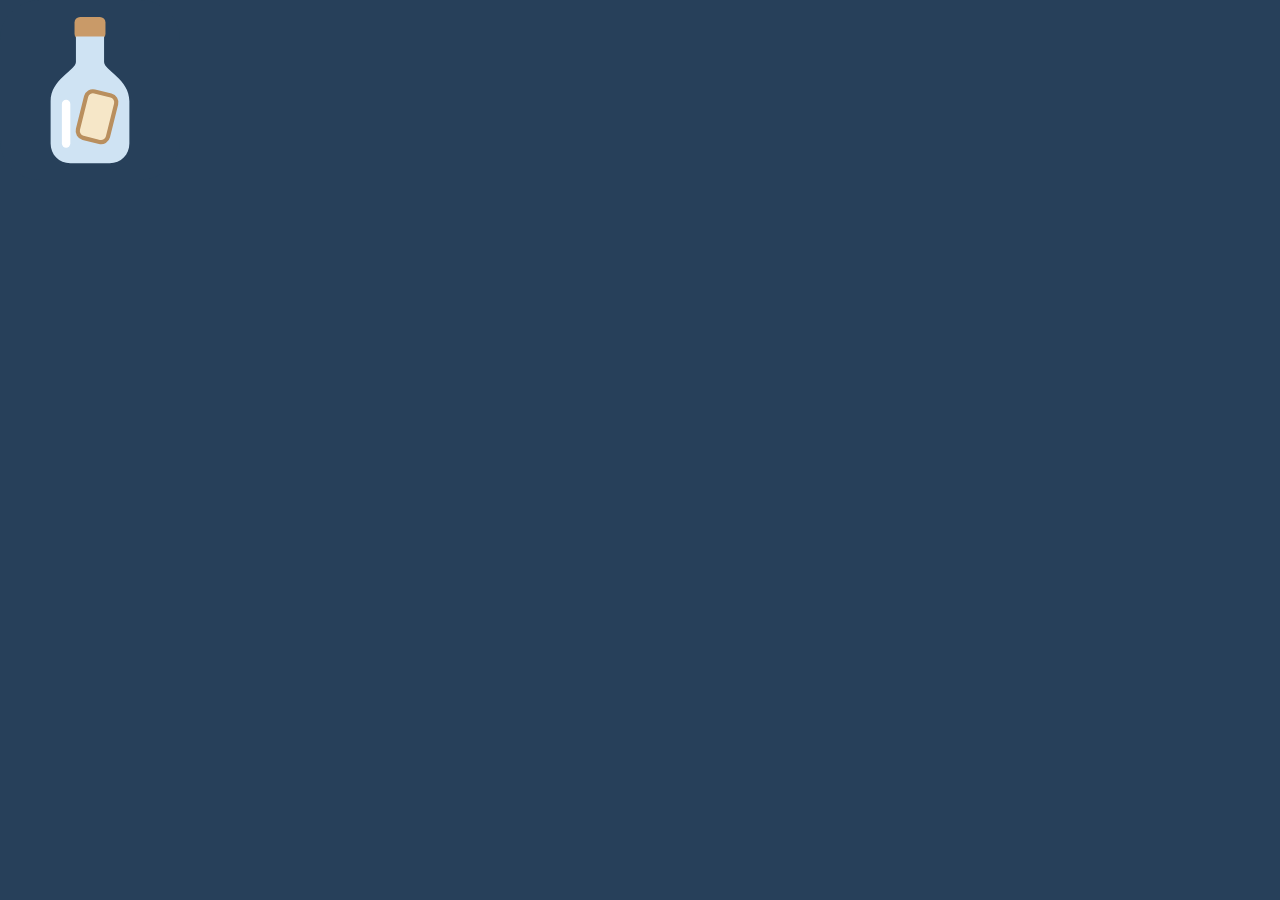
<file: tools/icon.html>
<!doctype html>
<!-- apple-touch-icon.png 원본. tools/make_images.py가 180×180으로 찍는다 -->
<meta charset="utf-8">
<title>icon</title>
<style>
  html, body { margin: 0; width: 180px; height: 180px; overflow: hidden; background: #27405a; }
  img { display: block; width: 180px; height: 180px; }
</style>
<img src="../favicon.svg" alt="">
</file>
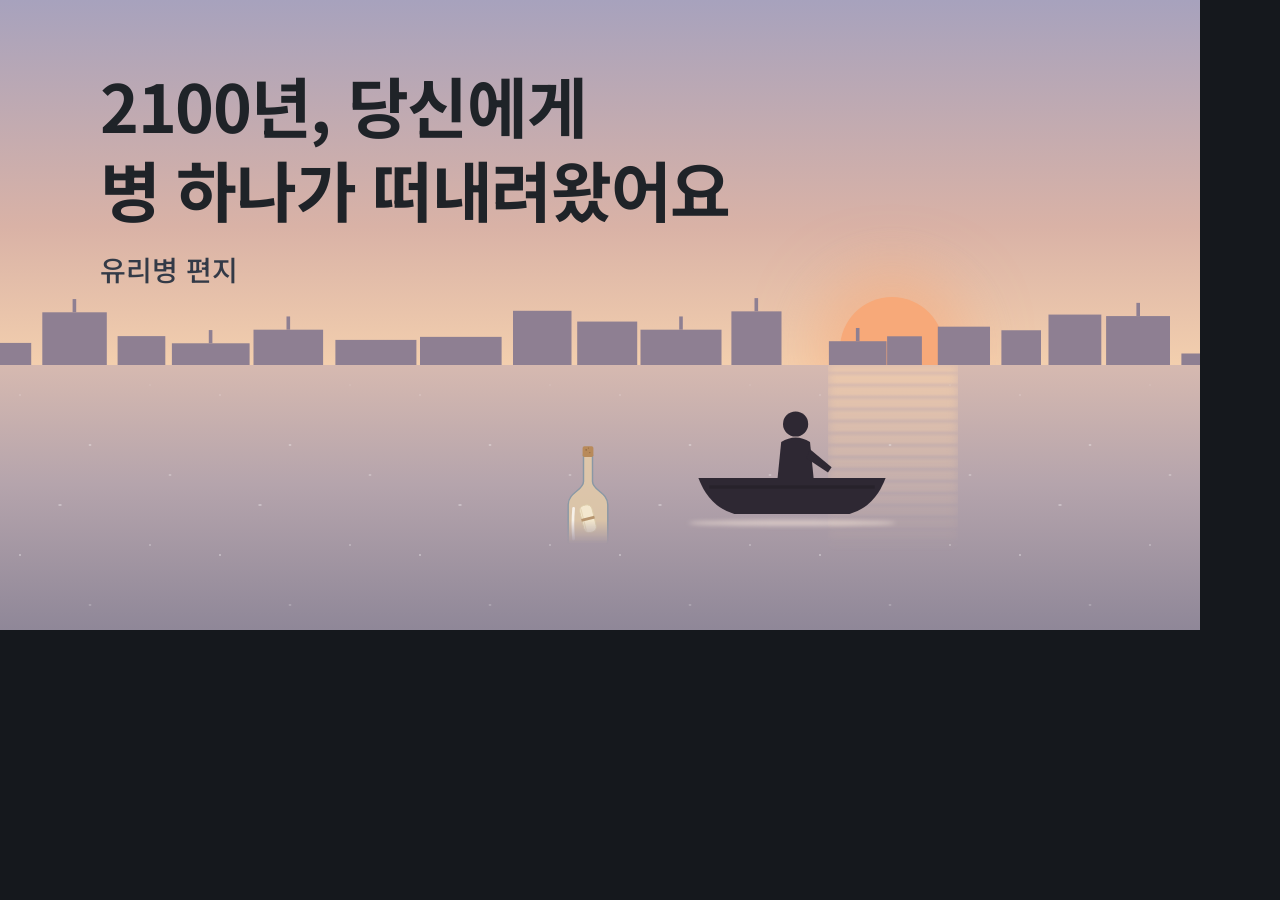
<file: tools/og.html>
<!doctype html>
<!-- og.png(링크 미리보기 이미지) 원본. tools/make_images.py가 1200×630으로 찍는다.
     배경은 index.html의 인트로 장면과 style.css를 그대로 가져와 쓴다. 문구는 아래 .og-title·.og-name에서 고치면 돼요 -->
<html lang="ko">
<head>
<meta charset="utf-8">
<title>og</title>
<link href="https://fonts.googleapis.com/css2?family=Noto+Sans+KR:wght@500;700&display=swap" rel="stylesheet">
<link rel="stylesheet" href="../style.css">
<style>
  html, body { width: 1200px; height: 630px; overflow: hidden; }
  .og { position: relative; width: 1200px; height: 630px; overflow: hidden; }
  .story-world { --story-horizon: 58%; }
  .story-sun { left: 70%; bottom: -36px; width: 104px; height: 104px; }
  .story-glow { left: calc(70% - 12px); width: 130px; }
  .story-city { height: 12%; top: calc(var(--story-horizon) - 12%); }
  .story-boat, .story-bottle > div { animation: none; }
  .story-boat { left: 66%; top: 80%; width: 216px; height: 144px; margin: -116px 0 0 -108px; }
  .story-bottle { left: 49%; top: 87%; width: 54px; height: 108px; margin: -108px 0 0 -27px; }
  /* 카톡 미리보기에서 가장자리가 잘릴 수 있어서 글자는 가운데 1000px 안에만 */
  .og-text { position: absolute; left: 100px; top: 62px; width: 1000px; color: #1f2328; }
  .og-title { font-size: 66px; font-weight: 700; line-height: 1.28; letter-spacing: -.02em; }
  .og-name { margin-top: 18px; font-size: 28px; font-weight: 500; color: #333a47; }
</style>
</head>
<body>
<div class="og" id="og"></div>
<script type="module">
  import { bottleSVG } from '../js/bottle.js';
  import { drawCity } from '../js/intro.js';

  const page = new DOMParser().parseFromString(await (await fetch('../index.html')).text(), 'text/html');
  const world = page.getElementById('story-world');
  const og = document.getElementById('og');
  og.appendChild(document.adoptNode(world));
  const city = og.querySelector('.story-city');
  drawCity(city);
  city.setAttribute('preserveAspectRatio', 'none'); // 넓은 화면에서 꼭대기가 잘려 평평해지지 않게
  og.querySelector('.story-bottles').innerHTML = `<div class="story-bottle"><div>${bottleSVG({ shape: 'wine', color: 'amber', cork: 'cork', inside: 'none' })}</div></div>`;
  og.insertAdjacentHTML('beforeend', `<div class="og-text">
    <p class="og-title">2100년, 당신에게<br>병 하나가 떠내려왔어요</p>
    <p class="og-name">유리병 편지</p>
  </div>`);
  await document.fonts.ready;
</script>
</body>
</html>
</file>
<file: style.css>
/* ---------- 색 토큰 ---------- */
:root {
  --ink: #1f2328;
  --ink-sub: #5b6370;
  --line: #c5cbd2;
  --primary: #2f6f9f;
  --primary-soft: #e3edf5;
  --primary-ink: #1d4a6b;
  --surface: #ffffff;
  --horizon: 30%;
}

/* 낮 06~17시 */
#app[data-time="day"] {
  --sky-top: #dfe7ef;
  --sky-bottom: #eef2f6;
  --sea-1: #d3dde6;
  --sea-2: #c9d5e0;
  --sea-3: #bfcdda;
  --sea-4: #b4c4d3;
  --city: #b9c5d0;
  --city-window: transparent;
  --wave-line: rgba(255, 255, 255, .55);
  --rod: #2b333c;
  --rod-grip: #6b5644;
  --fishing-line: rgba(31, 35, 40, .55);
  --btn-icon-bg: rgba(255, 255, 255, .6);
  --ink: #1f2328;
  --ink-sub: #4f5763;
}

/* 노을 17~19시 */
#app[data-time="dusk"] {
  --sky-top: #a7a2bd;
  --sky-bottom: #f1c9a8;
  --sea-1: #d6b9b0;
  --sea-2: #c6aeb0;
  --sea-3: #b5a4ac;
  --sea-4: #a89caa;
  --city: #8e7f92;
  --city-window: transparent;
  --wave-line: rgba(255, 236, 214, .5);
  --rod: #2a2730;
  --rod-grip: #5e4a3f;
  --fishing-line: rgba(31, 35, 40, .55);
  --btn-icon-bg: rgba(255, 255, 255, .45);
  --ink: #1f2328;
  --ink-sub: #3b4250;
}

/* 밤 19~06시 */
#app[data-time="night"] {
  --sky-top: #1b1f26;
  --sky-bottom: #262b33;
  --sea-1: #36404c;
  --sea-2: #313a45;
  --sea-3: #2c353f;
  --sea-4: #272f38;
  --city: #1d2229;
  --city-window: rgba(240, 214, 150, .55);
  --wave-line: rgba(214, 219, 225, .18);
  --rod: #0f1216;
  --rod-grip: #3c3129;
  --fishing-line: rgba(214, 219, 225, .5);
  --btn-icon-bg: rgba(255, 255, 255, .08);
  --line: #4a5461;
  --ink: #d6dbe1;
  --ink-sub: #aab2bc;
}

/* ---------- 기본 ---------- */
* { box-sizing: border-box; }

html, body {
  margin: 0;
  height: 100%;
  overscroll-behavior: none;
}

body {
  background: #15181d;
  font-family: "Noto Sans KR", system-ui, -apple-system, sans-serif;
  -webkit-font-smoothing: antialiased;
  -webkit-tap-highlight-color: transparent;
}

#app {
  position: relative;
  width: 100%;
  height: 100vh;
  height: 100dvh;
  margin: 0 auto;
  overflow: hidden;
  color: var(--ink);
  background: var(--sky-top);
}

/* PC·태블릿에서도 화면 전체를 쓴다. 글과 버튼은 아래에서 가운데 폭으로 묶는다 */

h1, h2, p { margin: 0; }

.screen {
  position: absolute;
  inset: 0;
  display: flex;
  flex-direction: column;
}

.screen[hidden] { display: none; }

/* ---------- 버튼 ---------- */
.btn {
  display: flex;
  align-items: center;
  justify-content: center;
  width: 100%;
  border-radius: 14px;
  font: inherit;
  font-size: 16px;
  font-weight: 700;
  text-decoration: none;
  cursor: pointer;
}

.btn-primary {
  height: 52px;
  border: 0;
  background: var(--primary);
  color: #fff;
}

.btn-primary:active { background: var(--primary-ink); }

.btn-secondary {
  height: 48px;
  border: 1px solid #c5cbd2;
  background: var(--surface);
  color: var(--ink-on-light, #1f2328);
}

.icon-btn {
  flex: none;
  display: grid;
  place-items: center;
  width: 44px;
  height: 44px;
  padding: 0;
  border: 1px solid var(--line);
  border-radius: 12px;
  background: var(--btn-icon-bg);
  color: inherit;
  cursor: pointer;
}

.icon-btn svg { width: 22px; height: 22px; }

[aria-pressed="true"] .icon-sound-off,
[aria-pressed="false"] .icon-sound-on { display: none; }

/* 아이콘 + 아래 작은 글자 라벨 (누르는 영역은 둘 다 포함) */
.tool {
  flex: none;
  display: flex;
  flex-direction: column;
  align-items: center;
  gap: 3px;
  padding: 0;
  border: 0;
  background: none;
  color: inherit;
  font: inherit;
  text-decoration: none;
  cursor: pointer;
}

.tool .icon-btn { position: relative; }

.tool-label {
  font-size: 11px;
  line-height: 1;
  color: var(--ink-sub);
}

.count-badge {
  position: absolute;
  top: -7px;
  right: -7px;
  min-width: 19px;
  height: 19px;
  padding: 0 5px;
  border-radius: 10px;
  background: #c2453a;
  color: #fff;
  font-size: 11px;
  font-weight: 700;
  line-height: 19px;
  text-align: center;
  font-variant-numeric: tabular-nums;
}

.news-dot {
  position: absolute;
  top: -4px;
  right: -4px;
  width: 11px;
  height: 11px;
  border: 2px solid var(--sky-top);
  border-radius: 50%;
  background: #c2453a;
}

.count-badge[hidden], .news-dot[hidden] { display: none; }

:focus-visible {
  outline: 3px solid #7fb2e0;
  outline-offset: 2px;
}

/* ---------- 01 바다 ---------- */
.topbar {
  position: relative;
  z-index: 30;
  display: flex;
  align-items: flex-start;
  gap: 8px;
  padding: max(12px, env(safe-area-inset-top)) 16px 10px;
  background: var(--sky-top);
}

.topbar-title { flex: 1; min-width: 0; padding-top: 3px; }

.topbar-sub {
  font-size: 12px;
  color: var(--ink-sub);
  letter-spacing: .02em;
}

.topbar h1 {
  font-size: 20px;
  font-weight: 700;
  letter-spacing: -.01em;
}

.scene {
  position: relative;
  flex: 1;
  overflow: hidden;
  isolation: isolate;
  touch-action: none;
  user-select: none;
  -webkit-user-select: none;
}

.sky {
  position: absolute;
  left: 0;
  right: 0;
  top: 0;
  height: var(--horizon);
  background: linear-gradient(var(--sky-top), var(--sky-bottom));
}

.sun, .moon {
  position: absolute;
  display: none;
  border-radius: 50%;
}

#app[data-time="day"] .sun {
  display: block;
  right: 18%;
  top: 22%;
  width: 40px;
  height: 40px;
  background: #fbf6e6;
  box-shadow: 0 0 0 10px rgba(251, 246, 230, .35), 0 0 40px 12px rgba(251, 246, 230, .5);
}

#app[data-time="dusk"] .sun {
  display: block;
  left: 22%;
  bottom: -14px;
  width: 52px;
  height: 52px;
  background: #f7a979;
  box-shadow: 0 0 50px 18px rgba(247, 169, 121, .55);
}

#app[data-time="night"] .moon {
  display: block;
  right: 20%;
  top: 20%;
  width: 30px;
  height: 30px;
  background: #e9e4d2;
  box-shadow: inset -8px -3px 0 0 #cfc8b0, 0 0 24px 6px rgba(233, 228, 210, .18);
}

.stars { position: absolute; inset: 0; display: none; }
#app[data-time="night"] .stars { display: block; }

.star {
  position: absolute;
  width: 2px;
  height: 2px;
  border-radius: 50%;
  background: #e8ecf1;
  animation: twinkle 4s ease-in-out infinite;
}

@keyframes twinkle {
  0%, 100% { opacity: .9; }
  50% { opacity: .35; }
}

.city {
  position: absolute;
  left: 0;
  width: 100%;
  height: 7%;
  bottom: calc(100% - var(--horizon));
  fill: var(--city);
}

.city .window { fill: var(--city-window); }

.sea {
  position: absolute;
  left: 0;
  right: 0;
  top: var(--horizon);
  bottom: 0;
  background: linear-gradient(var(--sea-1), var(--sea-2));
}

/* 물결: 물결 모양 마스크를 좌우로 흘려보낸다 */
.wave {
  position: absolute;
  left: 0;
  right: 0;
  bottom: 0;
  --wave: url("data:image/svg+xml,%3Csvg xmlns='http://www.w3.org/2000/svg' viewBox='0 0 160 20' preserveAspectRatio='none'%3E%3Cpath d='M0 10 Q20 2 40 10 T80 10 T120 10 T160 10 V20 H0Z'/%3E%3C/svg%3E");
  -webkit-mask-image: var(--wave), linear-gradient(#000, #000);
  mask-image: var(--wave), linear-gradient(#000, #000);
  -webkit-mask-repeat: repeat-x, no-repeat;
  mask-repeat: repeat-x, no-repeat;
  animation: wave-flow linear infinite;
}

.wave::before {
  content: "";
  position: absolute;
  left: 0;
  right: 0;
  top: 0;
  height: 3px;
  background: var(--wave-line);
  filter: blur(1px);
}

.wave-1 {
  top: 8%;
  background: linear-gradient(var(--sea-2), var(--sea-3));
  --w: 120px; --h: 6px;
  animation-duration: 14s;
}

.wave-2 {
  top: 32%;
  background: linear-gradient(var(--sea-3), var(--sea-4));
  --w: 220px; --h: 10px;
  animation-duration: 11s;
}

.wave-3 {
  top: 62%;
  background: var(--sea-4);
  --w: 380px; --h: 16px;
  animation-duration: 9s;
}

.wave {
  -webkit-mask-size: var(--w) var(--h), 100% calc(100% - var(--h) + 1px);
  mask-size: var(--w) var(--h), 100% calc(100% - var(--h) + 1px);
  -webkit-mask-position: 0 0, 0 calc(var(--h) - 1px);
  mask-position: 0 0, 0 calc(var(--h) - 1px);
}

@keyframes wave-flow {
  from {
    -webkit-mask-position: 0 0, 0 calc(var(--h) - 1px);
    mask-position: 0 0, 0 calc(var(--h) - 1px);
  }
  to {
    -webkit-mask-position: var(--w) 0, 0 calc(var(--h) - 1px);
    mask-position: var(--w) 0, 0 calc(var(--h) - 1px);
  }
}

.floaters { position: absolute; inset: 0; }

.floater {
  position: absolute;
  left: 0;
  top: 0;
  width: 60px;
  height: 120px;
  padding: 0;
  border: 0;
  background: none;
  transform-origin: 50% 100%;
  will-change: transform, opacity;
  cursor: pointer;
}

/* 아래쪽이 물에 살짝 잠긴 것처럼 */
.floater svg {
  display: block;
  width: 100%;
  height: 100%;
  -webkit-mask-image: linear-gradient(#000 74%, rgba(0, 0, 0, .25) 86%, transparent 96%);
  mask-image: linear-gradient(#000 74%, rgba(0, 0, 0, .25) 86%, transparent 96%);
}

/* ---------- 바다가 보낸 병: 일반 병엔 절대 없는 효과 ---------- */
.floater.special { overflow: visible; }
.floater.special svg { position: relative; z-index: 2; }

/* 병 뒤 따뜻한 금빛 후광 (2.5초 주기) */
.sea-halo {
  position: absolute;
  left: 50%;
  top: 70%;
  width: 170%;
  aspect-ratio: 1;
  border-radius: 50%;
  background: radial-gradient(circle, rgba(255, 222, 140, .75) 0%, rgba(255, 196, 100, .35) 38%, rgba(255, 190, 90, 0) 68%);
  transform: translate(-50%, -50%) scale(.85);
  animation: sea-halo 2.5s ease-in-out infinite;
  pointer-events: none;
}

#app[data-time="night"] .sea-halo {
  background: radial-gradient(circle, rgba(255, 230, 160, 1) 0%, rgba(255, 200, 110, .6) 38%, rgba(255, 190, 90, 0) 70%);
  width: 210%;
}

@keyframes sea-halo {
  0%, 100% { transform: translate(-50%, -50%) scale(.82); opacity: .75; }
  50% { transform: translate(-50%, -50%) scale(1.12); opacity: 1; }
}

/* 병 위로 희미한 빛줄기 */
.sea-beam {
  position: absolute;
  left: 50%;
  bottom: 62%;
  width: 34%;
  height: 150%;
  background: linear-gradient(to top, rgba(255, 236, 180, .55), rgba(255, 236, 180, 0));
  filter: blur(5px);
  transform: translateX(-50%);
  animation: sea-beam 3.4s ease-in-out infinite;
  pointer-events: none;
}

@keyframes sea-beam {
  0%, 100% { opacity: .45; }
  50% { opacity: .9; }
}

/* 위로 떠오르는 반짝이는 입자 */
.sea-spark {
  position: absolute;
  left: var(--x);
  bottom: 30%;
  width: 6px;
  height: 6px;
  border-radius: 50%;
  background: #fff6cf;
  box-shadow: 0 0 8px 3px rgba(255, 220, 130, .8);
  transform: scale(var(--s));
  opacity: 0;
  animation: sea-spark 3.6s linear infinite;
  animation-delay: var(--d);
  pointer-events: none;
}

@keyframes sea-spark {
  0% { transform: translateY(0) scale(var(--s)); opacity: 0; }
  15% { opacity: 1; }
  100% { transform: translateY(-140px) scale(calc(var(--s) * .4)); opacity: 0; }
}

/* 수면에 길게 비치는 금빛 반사광 */
.sea-reflect {
  position: absolute;
  left: 50%;
  top: 90%;
  width: 70%;
  height: 90%;
  background: linear-gradient(rgba(255, 214, 120, .7), rgba(255, 214, 120, 0));
  filter: blur(3px);
  transform: translateX(-50%);
  -webkit-mask-image: repeating-linear-gradient(#000 0 5px, rgba(0, 0, 0, .25) 8px, #000 11px);
  mask-image: repeating-linear-gradient(#000 0 5px, rgba(0, 0, 0, .25) 8px, #000 11px);
  pointer-events: none;
}

/* 건질 때: 금빛 물보라 + 화면 전체가 잠깐 따뜻하게 */
.drop.gold { background: #ffd978; box-shadow: 0 0 6px 2px rgba(255, 210, 110, .7); }

.warm-flash {
  position: absolute;
  inset: 0;
  z-index: 65;
  background: radial-gradient(ellipse at 50% 65%, rgba(255, 220, 150, .75), rgba(255, 190, 110, .35) 55%, rgba(255, 170, 90, .15));
  pointer-events: none;
}

/* 등장 안내 */
.sea-notice {
  position: absolute;
  left: 50%;
  top: calc(max(12px, env(safe-area-inset-top)) + 72px);
  z-index: 57;
  padding: 10px 18px;
  border-radius: 22px;
  background: rgba(40, 32, 18, .82);
  color: #ffe9b0;
  font-size: 14px;
  font-weight: 700;
  width: max-content;
  max-width: min(440px, calc(100% - 32px));
  text-align: center;
  line-height: 1.45;
  transform: translateX(-50%);
  pointer-events: none;
}

.sea-notice[hidden] { display: none; }

@media (prefers-reduced-motion: reduce) {
  .sea-halo, .sea-beam { animation: none; }
  .sea-spark { display: none; }
}

.rod {
  position: absolute;
  z-index: 1400; /* 가까이 끌려온 병(최대 1250)보다 앞, 물보라(1500)보다 뒤 */
  inset: 0;
  width: 100%;
  height: 100%;
  pointer-events: none;
  overflow: visible;
}

.rod-shaft { fill: var(--rod); }
.rod-grip { fill: var(--rod-grip); }
.rod-rings circle, .rod-tip { fill: none; stroke: var(--rod); stroke-width: 1.4; }
.rod-line { fill: none; stroke: var(--fishing-line); stroke-width: 1.1; }

.sea-empty {
  position: absolute;
  left: 16px;
  right: 16px;
  top: calc(var(--horizon) + 18%);
  text-align: center;
  font-size: 15px;
  color: var(--ink);
}

.sea-empty[hidden] { display: none; }

.bottom {
  position: relative;
  z-index: 20;
  padding: 14px 16px max(16px, env(safe-area-inset-bottom));
  background: var(--sea-4);
}

.bottom-idle {
  max-width: 480px;
  margin: 0 auto;
  display: flex;
  flex-direction: column;
  gap: 12px;
}

/* 낚시 중에는 높이는 그대로 두고 위로 겹쳐 띄운다 (바다 크기가 바뀌지 않게) */
.bottom.fishing .bottom-idle { visibility: hidden; }

.bottom-fish {
  position: absolute;
  left: 0;
  right: 0;
  bottom: 0;
  display: flex;
  flex-direction: column;
  gap: 8px;
  padding: 28px 16px max(12px, env(safe-area-inset-bottom));
  background: linear-gradient(transparent, var(--sea-4) 26px);
  -webkit-user-select: none;
  user-select: none;
  -webkit-touch-callout: none;
}

.bottom-fish[hidden] { display: none; }
.bottom-fish > * { width: 100%; max-width: 480px; align-self: center; }

.fish-title {
  text-align: center;
  font-size: 16px;
  font-weight: 700;
}

.hint {
  text-align: center;
  font-size: 14px;
  color: var(--ink-sub);
}

.reel { margin: 4px 0 2px; }
.reel.idle { visibility: hidden; }

.reel-bar {
  height: 8px;
  border-radius: 4px;
  background: rgba(255, 255, 255, .5);
  overflow: hidden;
}

#app[data-time="night"] .reel-bar { background: rgba(255, 255, 255, .14); }

.reel-fill {
  width: 0%;
  height: 100%;
  border-radius: 4px;
  background: var(--primary);
}

.reel-text {
  margin-top: 6px;
  text-align: center;
  font-size: 13px;
  color: var(--ink-sub);
  font-variant-numeric: tabular-nums;
}

.btn-hold {
  touch-action: none;
  -webkit-touch-callout: none;
}

/* 걸려 있는 동안엔 화면 아무 데나 꾹 누를 수 있게: 스크롤·확대·길게 누르기 메뉴·글자 선택을 막는다 */
#app.fishing {
  touch-action: none;
  -webkit-touch-callout: none;
  -webkit-user-select: none;
  user-select: none;
}

.btn-hold:disabled { opacity: .55; cursor: default; }
.btn-hold.holding { background: var(--primary-ink); transform: scale(.98); }

.btn-text {
  align-self: center;
  min-width: 44px;
  min-height: 44px;
  padding: 0 12px;
  border: 0;
  background: none;
  color: var(--ink-sub);
  font: inherit;
  font-size: 14px;
  text-decoration: underline;
  text-underline-offset: 3px;
  cursor: pointer;
}

/* 낚시 효과 */
.effects { position: absolute; inset: 0; pointer-events: none; z-index: 1500; }

.ripple {
  position: absolute;
  width: 26px;
  height: 8px;
  margin: -4px 0 0 -13px;
  border: 2px solid rgba(255, 255, 255, .85);
  border-radius: 50%;
}

.hook-bubble {
  position: absolute;
  padding: 6px 12px;
  border-radius: 14px;
  background: #fff;
  color: #1d4a6b;
  font-size: 15px;
  font-weight: 700;
  white-space: nowrap;
  transform: translate(-50%, -100%);
  box-shadow: 0 4px 14px rgba(0, 0, 0, .12);
}

.hook-bubble.quiet {
  padding: 5px 10px;
  background: rgba(255, 255, 255, .88);
  color: #4f5763;
  font-size: 13px;
  font-weight: 500;
}

.hook-bubble.quiet::after { background: rgba(255, 255, 255, .88); }

.hook-bubble::after {
  content: "";
  position: absolute;
  left: 50%;
  bottom: -5px;
  width: 10px;
  height: 10px;
  margin-left: -5px;
  background: #fff;
  transform: rotate(45deg);
}

.drop {
  position: absolute;
  width: 7px;
  height: 7px;
  border-radius: 50%;
  background: rgba(255, 255, 255, .9);
}

.rod-hook { fill: none; stroke: var(--rod); stroke-width: 1.4; stroke-linecap: round; }

/* 상단 바 메뉴 */
.menu-wrap { position: relative; }

.menu {
  position: absolute;
  right: 0;
  top: 52px;
  z-index: 40;
  min-width: 190px;
  padding: 6px;
  border: 1px solid #c5cbd2;
  border-radius: 14px;
  background: #fff;
  box-shadow: 0 10px 30px rgba(20, 26, 34, .18);
}

.menu[hidden] { display: none; }

.menu-item {
  display: block;
  width: 100%;
  min-height: 44px;
  padding: 0 12px;
  border: 0;
  border-radius: 10px;
  background: none;
  color: #1f2328;
  font: inherit;
  font-size: 15px;
  text-align: left;
  white-space: nowrap;
  cursor: pointer;
}

.menu-item:hover, .menu-item:focus-visible { background: #eef2f6; }

/* ---------- 사용법 안내: 말풍선 · 소식 · 날아가는 편지 ---------- */
.coach {
  position: absolute;
  z-index: 55;
  width: max-content; /* 화면 오른쪽 끝에서도 좁게 접히지 않게 */
  max-width: 250px;
  padding: 10px 14px;
  border-radius: 14px;
  background: #1d4a6b;
  color: #fff;
  font-size: 14px;
  line-height: 1.5;
  box-shadow: 0 8px 22px rgba(20, 26, 34, .25);
  pointer-events: none;
}

.coach[hidden] { display: none; }

/* 꼬리: 위(대상이 위에 있음) 또는 아래(대상이 아래에 있음) */
.coach::before {
  content: "";
  position: absolute;
  left: var(--arrow-x, 50%);
  width: 12px;
  height: 12px;
  margin-left: -6px;
  background: inherit;
  transform: rotate(45deg);
}

.coach.below::before { top: -5px; }

/* 꿈꾸기가 열렸을 때: 눈에 띄게 금빛으로 */
.coach-dream {
  background: #3a2e14;
  color: #ffe9b0;
  font-weight: 700;
  box-shadow: 0 0 0 1px rgba(255, 214, 140, .55), 0 0 22px rgba(255, 210, 130, .6);
}
.coach.above::before { bottom: -5px; }

.news-banner {
  position: absolute;
  left: 50%;
  top: calc(max(12px, env(safe-area-inset-top)) + 70px);
  z-index: 56;
  max-width: calc(100% - 32px);
  min-height: 44px;
  padding: 10px 18px;
  border: 0;
  border-radius: 22px;
  background: #fff;
  color: #1d4a6b;
  font: inherit;
  font-size: 14px;
  font-weight: 700;
  white-space: nowrap;
  box-shadow: 0 8px 24px rgba(20, 26, 34, .22);
  transform: translateX(-50%);
  cursor: pointer;
}

.news-banner[hidden] { display: none; }

.fly {
  position: absolute;
  z-index: 58;
  pointer-events: none;
}

.fly svg { display: block; width: 100%; height: 100%; }

.archive-empty .btn { margin: 16px auto 0; width: auto; padding: 0 28px; }

/* ---------- 00 인트로 ---------- */
.story {
  position: absolute;
  inset: 0;
  z-index: 70;
  overflow: hidden;
  color: #1f2328;
  -webkit-user-select: none;
  user-select: none;
  cursor: pointer;
}

.story[hidden] { display: none; }

.story-world {
  position: absolute;
  inset: 0;
  --story-horizon: 42%;
}

.story-sky {
  position: absolute;
  left: 0;
  right: 0;
  top: 0;
  height: var(--story-horizon);
  background: linear-gradient(#a7a2bd 0%, #d9b2a6 62%, #f3cfae 100%);
  overflow: hidden;
}

.story-sun {
  position: absolute;
  left: 22%;
  bottom: -22px;
  width: 64px;
  height: 64px;
  border-radius: 50%;
  background: #f7a979;
  box-shadow: 0 0 60px 24px rgba(247, 169, 121, .55);
}

.story-city {
  position: absolute;
  left: 0;
  width: 100%;
  height: 6%;
  top: calc(var(--story-horizon) - 6%);
  fill: #8e7f92;
}

.story-sea {
  position: absolute;
  left: 0;
  right: 0;
  top: var(--story-horizon);
  bottom: 0;
  background: linear-gradient(#d6b9b0 0%, #b5a4ac 45%, #8f8798 100%);
  overflow: hidden;
}

/* 수평선 아래로 길게 비치는 노을 */
.story-glow {
  position: absolute;
  left: calc(22% - 18px);
  top: 0;
  width: 100px;
  height: 70%;
  background: linear-gradient(rgba(255, 214, 170, .55), rgba(255, 214, 170, 0));
  filter: blur(5px);
  -webkit-mask-image: repeating-linear-gradient(#000 0 5px, rgba(0, 0, 0, .35) 8px, #000 12px);
  mask-image: repeating-linear-gradient(#000 0 5px, rgba(0, 0, 0, .35) 8px, #000 12px);
}

.story-boat {
  position: absolute;
  left: 50%;
  top: 62%;
  width: 120px;
  height: 80px;
  margin: -64px 0 0 -60px;
  animation: story-bob 4.2s ease-in-out infinite;
  transform-origin: 50% 80%;
}

.story-boat svg { display: block; width: 100%; height: 100%; fill: #2e2833; }

.story-wake {
  position: absolute;
  left: 4px;
  right: 4px;
  bottom: 6px;
  height: 6px;
  border-radius: 50%;
  background: rgba(255, 240, 225, .5);
  filter: blur(2px);
}

.story-bottles { position: absolute; inset: 0; }

.story-bottle {
  position: absolute;
  width: 20px;
  height: 40px;
  margin: -40px 0 0 -10px;
  transition-property: left, top;
  transition-timing-function: linear; /* 해류를 따라 일정하게 흐른다 */
}

.story-bottle > div {
  width: 100%;
  height: 100%;
  animation: story-bob 3.4s ease-in-out infinite;
  transform-origin: 50% 90%;
}

.story-bottle svg {
  display: block;
  width: 100%;
  height: 100%;
  -webkit-mask-image: linear-gradient(#000 74%, transparent 96%);
  mask-image: linear-gradient(#000 74%, transparent 96%);
}

@keyframes story-bob {
  0%, 100% { transform: translateY(0) rotate(-2deg); }
  50% { transform: translateY(4px) rotate(2deg); }
}

.story-text {
  position: absolute;
  left: max(24px, calc(50% - 320px));
  right: max(24px, calc(50% - 320px));
  top: 13%;
  display: flex;
  flex-direction: column;
  align-items: center;
  gap: 22px;
  text-align: center;
  pointer-events: none;
}

.story-line {
  min-height: 3.2em;
  font-size: 19px;
  font-weight: 500;
  line-height: 1.6;
  word-break: keep-all;
}

.story-line.first { font-size: 28px; font-weight: 700; letter-spacing: .02em; }

.story-start {
  width: auto;
  padding: 0 32px;
  pointer-events: auto;
  box-shadow: 0 8px 24px rgba(29, 74, 107, .3);
}

.story-start[hidden] { display: none; }

.story-skip {
  position: absolute;
  top: max(12px, env(safe-area-inset-top));
  right: 16px;
  min-width: 44px;
  height: 44px;
  padding: 0 16px;
  border: 0;
  border-radius: 22px;
  background: rgba(255, 255, 255, .55);
  color: #1f2328;
  font: inherit;
  font-size: 14px;
  cursor: pointer;
}

/* 3인칭 장면 → 1인칭 바다 전환: 장면을 다 덮었다가 걷히는 베일 (두 장면이 겹쳐 보이지 않게) */
.zoom-veil {
  position: absolute;
  inset: 0;
  opacity: 0;
  background: linear-gradient(var(--sky-top), var(--sky-bottom));
  pointer-events: none;
}

.zooming { will-change: transform; }
.zooming * { animation-play-state: paused !important; }

/* 인트로가 덮고 있는 동안 1인칭 바다의 상단 바·낚싯대는 숨겨 둔다 (끝날 때 나타남) */
#app.story-on .topbar { opacity: 0; }
#app.story-on .rod { transform: translate(140px, 200px); opacity: 0; }

@media (prefers-reduced-motion: reduce) {
  .story-boat, .story-bottle > div { animation-duration: 12s; }
}

/* ---------- 준비 중 화면 ---------- */
.screen-soon { background: #eef2f6; color: #1f2328; }

.subbar {
  width: 100%;
  max-width: 560px;
  margin: 0 auto;
  display: flex;
  align-items: center;
  gap: 8px;
  padding: max(12px, env(safe-area-inset-top)) 16px 10px;
  --line: #c5cbd2;
  --btn-icon-bg: #fff;
}

.subbar h2 { font-size: 18px; }

.soon-body {
  display: flex;
  flex-direction: column;
  gap: 16px;
  padding: 32px 16px;
  color: #5b6370;
}

/* ---------- 04 편지 · 04-b 쓰레기 ---------- */
.screen-page {
  background: #eef2f6;
  color: #1f2328;
  --ink: #1f2328;
  --ink-sub: #5b6370;
  --line: #c5cbd2;
  --btn-icon-bg: #fff;
}

.page-body {
  flex: 1;
  display: flex;
  flex-direction: column;
  gap: 16px;
  padding: 4px 16px max(16px, env(safe-area-inset-bottom));
  /* 넓은 화면에선 내용은 가운데 560px, 스크롤은 화면 전체에서 */
  padding-inline: max(16px, calc(50% - 264px));
  overflow-y: auto;
}

.letter-bottle, .found-item {
  display: grid;
  place-items: center;
  height: 190px;
  margin-top: 4px;
  border-radius: 20px;
  background: linear-gradient(#e3edf5, #d3dde6);
}

.letter-bottle svg, .found-item svg { width: 76px; height: 152px; }

.letter-card {
  padding: 22px 20px 12px;
  border: 1px solid #e0d6bf;
  border-radius: 16px;
  background: #fbf7ec;
  box-shadow: 0 2px 10px rgba(31, 35, 40, .05);
}

.letter-text {
  min-height: 72px;
  color: #2a2620;
  white-space: pre-wrap;
  word-break: keep-all;
  overflow-wrap: anywhere;
}

.font-pen { font-family: "Nanum Pen Script", cursive; font-size: 28px; line-height: 1.35; }
.font-round { font-family: "Gaegu", cursive; font-size: 22px; line-height: 1.5; }
.font-mono { font-family: "Nanum Gothic Coding", monospace; font-size: 17px; line-height: 1.7; }
.font-neat { font-family: "Gowun Dodum", "Noto Sans KR", sans-serif; font-size: 19px; line-height: 1.6; font-weight: 700; -webkit-text-stroke: .35px currentColor; } /* 굵은 체가 없어 브라우저가 굵게 + 살짝 테두리 */

.letter-meta {
  display: flex;
  align-items: center;
  justify-content: space-between;
  gap: 8px;
  margin-top: 14px;
  padding-top: 6px;
  border-top: 1px dashed #d9cfb8;
  font-size: 13px;
  color: #5b6370;
}

.btn-report { font-size: 13px; padding: 0 4px; }
.btn-report[hidden] { display: none; }

/* 별표 (마음에 남은 편지) */
.star-btn { margin-left: auto; color: #8a6d1f; }
.star-btn svg { fill: none; }
.star-btn[aria-pressed="true"] { background: #fff6dc; border-color: #e3c46a; }
.star-btn[aria-pressed="true"] svg { fill: #e3b23c; }
.star-btn[hidden] { display: none; }

/* 바다가 보낸 병: 바랜 종이 */
.letter-card.from-sea {
  border-color: #d5c3a1;
  background:
    radial-gradient(ellipse at 20% 15%, rgba(255, 255, 255, .5), transparent 55%),
    radial-gradient(ellipse at 85% 90%, rgba(176, 140, 90, .18), transparent 60%),
    #efe3c8;
  box-shadow: inset 0 0 40px rgba(150, 115, 60, .18), 0 2px 10px rgba(31, 35, 40, .06);
}

.letter-card.from-sea .letter-text { color: #4a3b26; }
.letter-card.from-sea .letter-text span { display: block; }
.letter-card.from-sea .letter-meta { border-top-color: #cdb990; color: #6b5a40; }

.letter-from {
  margin-top: 10px;
  text-align: right;
  font-family: "Nanum Pen Script", cursive;
  font-size: 24px;
  color: #6b5a40;
}

.letter-from[hidden] { display: none; }

.letter-bottle.from-sea svg { filter: drop-shadow(0 0 10px rgba(255, 226, 150, .9)); }

.page-actions {
  display: flex;
  flex-direction: column;
  gap: 10px;
  margin-top: auto;
}

.btn-row { display: flex; gap: 10px; }
.page-actions.btn-row { flex-direction: row; }
.page-body > * { flex-shrink: 0; }
.btn-row .btn { flex: 1; font-size: 15px; }

.found-copy { text-align: center; }
.found-title { font-size: 18px; font-weight: 700; }
.found-sub { margin-top: 6px; font-size: 14px; color: #5b6370; }

.collect-progress {
  padding: 14px 16px;
  border: 1px solid #c5cbd2;
  border-radius: 14px;
  background: #fff;
}

.collect-progress .reel-bar { background: #e3edf5; }

.collect-row {
  display: flex;
  justify-content: space-between;
  margin-bottom: 8px;
  font-size: 14px;
  font-variant-numeric: tabular-nums;
}

.unlock-card {
  display: flex;
  align-items: center;
  gap: 14px;
  padding: 12px 16px;
  border-radius: 14px;
  background: #e3edf5;
  color: #1d4a6b;
}

.unlock-card[hidden] { display: none; }
.unlock-bottle svg { width: 30px; height: 60px; display: block; }
.unlock-title { font-weight: 700; }
.unlock-name { font-size: 14px; }

/* ---------- 05 글귀 쓰기 ---------- */
.subbar .step {
  margin-left: auto;
  font-size: 13px;
  color: #5b6370;
  font-variant-numeric: tabular-nums;
}

.field-label {
  display: block;
  padding: 0;
  font-size: 15px;
  font-weight: 700;
}

.paper {
  position: relative;
  border: 1px solid #e0d6bf;
  border-radius: 16px;
  background: #fbf7ec;
}

.paper:focus-within { border-color: var(--primary); box-shadow: 0 0 0 3px rgba(47, 111, 159, .18); }

.paper textarea {
  display: block;
  width: 100%;
  min-height: 150px;
  padding: 18px 18px 32px;
  border: 0;
  border-radius: 16px;
  background: transparent;
  color: #2a2620;
  resize: none;
  outline: none;
}

.paper textarea::placeholder { color: #8d8676; }

.counter {
  position: absolute;
  right: 14px;
  bottom: 10px;
  font-size: 12px;
  color: #5b6370;
  font-variant-numeric: tabular-nums;
}

.font-pick { margin: 0; padding: 0; border: 0; }
.font-pick legend { margin-bottom: 8px; }

.font-options {
  display: grid;
  grid-template-columns: repeat(2, 1fr);
  gap: 8px;
}

.font-option {
  min-height: 52px;
  padding: 4px;
  border: 1px solid #c5cbd2;
  border-radius: 12px;
  background: #fff;
  color: #1f2328;
  cursor: pointer;
}

.font-option.font-pen { font-size: 24px; }
.font-option.font-round { font-size: 19px; }
.font-option.font-mono { font-size: 15px; }
.font-option.font-neat { font-size: 17px; }

.font-option[aria-pressed="true"],
.deco-option[aria-pressed="true"],
.tab[aria-selected="true"] {
  border-color: var(--primary);
  background: var(--primary-soft);
  color: var(--primary-ink);
  box-shadow: inset 0 0 0 1px var(--primary);
}

.notice {
  font-size: 13px;
  line-height: 1.6;
  color: #5b6370;
}

.form-error {
  padding: 10px 14px;
  border-radius: 12px;
  background: #fbeceb;
  color: #8a2c22;
  font-size: 14px;
}

.form-error[hidden] { display: none; }

.crisis {
  display: flex;
  flex-direction: column;
  gap: 12px;
  padding: 16px;
  border-radius: 14px;
  background: var(--primary-soft);
  color: var(--primary-ink);
  font-size: 15px;
  line-height: 1.6;
}

.crisis[hidden] { display: none; }
.crisis a[href^="tel"] { color: inherit; font-weight: 700; }

/* ---------- 06 병 꾸미기 ---------- */
.deco-preview {
  display: grid;
  place-items: center;
  flex: none;
  height: 200px;
  border-radius: 20px;
  background: linear-gradient(#e3edf5, #d3dde6);
}

.deco-preview svg { width: 80px; height: 160px; }

.deco-summary {
  margin-top: -6px;
  text-align: center;
  font-size: 14px;
  color: #5b6370;
}

.tabs {
  display: grid;
  grid-template-columns: repeat(4, 1fr);
  gap: 6px;
}

.tab {
  min-height: 44px;
  padding: 0 4px;
  border: 1px solid #c5cbd2;
  border-radius: 12px;
  background: #fff;
  color: #1f2328;
  font: inherit;
  font-size: 14px;
  cursor: pointer;
}

.deco-grid {
  display: grid;
  grid-template-columns: 1fr 1fr;
  gap: 10px;
}

.deco-option {
  display: flex;
  align-items: center;
  gap: 10px;
  min-height: 72px;
  padding: 8px 12px;
  border: 1px solid #c5cbd2;
  border-radius: 14px;
  background: #fff;
  color: #1f2328;
  font: inherit;
  font-size: 14px;
  text-align: left;
  cursor: pointer;
}

.deco-option svg { flex: none; width: 28px; height: 56px; }
.deco-option .swatch {
  flex: none;
  width: 28px;
  height: 28px;
  border: 1px solid #8a98a5;
  border-radius: 50%;
}

.deco-option small { display: block; margin-top: 2px; font-size: 12px; color: #5b6370; }

.deco-option:disabled {
  cursor: not-allowed;
  background: #f3f5f7;
  color: #5b6370;
}

.deco-option:disabled svg { opacity: .4; }

/* ---------- 07 띄우기 완료 ---------- */
.sent-body { gap: 14px; padding-top: max(16px, env(safe-area-inset-top)); }

.sent-scene {
  position: relative;
  flex: none;
  height: 150px;
  border-radius: 20px;
  overflow: hidden;
  background: linear-gradient(#eef2f6 0 40%, #d3dde6 40%);
}

.sent-sea {
  position: absolute;
  left: 0;
  right: 0;
  top: 40%;
  height: 2px;
  background: rgba(255, 255, 255, .8);
}

.sent-bottle {
  position: absolute;
  left: 50%;
  bottom: 6px;
  width: 50px;
  height: 100px;
  margin-left: -25px;
  transform-origin: 50% 100%;
}

.sent-bottle svg { width: 100%; height: 100%; }

.sent-copy { text-align: center; }
.sent-copy h2 { font-size: 20px; }
.sent-copy p { margin-top: 4px; font-size: 14px; color: #5b6370; }

.share-row {
  display: flex;
  align-items: center;
  gap: 14px;
}

.share-card {
  position: relative;
  flex: none;
  width: 126px;
  aspect-ratio: 9 / 16;
  border-radius: 12px;
  overflow: hidden;
  background: linear-gradient(#eef2f6 0 32%, #d3dde6 32%, #b4c4d3);
  box-shadow: 0 4px 14px rgba(31, 35, 40, .12);
}

.share-sky {
  position: absolute;
  left: 0;
  right: 0;
  top: 27%;
  height: 5%;
  background: linear-gradient(transparent, #b9c5d0);
  -webkit-mask: linear-gradient(90deg, #000 0 8%, transparent 8% 11%, #000 11% 20%, transparent 20% 26%, #000 26% 40%, transparent 40% 44%, #000 44% 58%, transparent 58% 63%, #000 63% 80%, transparent 80% 84%, #000 84%);
  mask: linear-gradient(90deg, #000 0 8%, transparent 8% 11%, #000 11% 20%, transparent 20% 26%, #000 26% 40%, transparent 40% 44%, #000 44% 58%, transparent 58% 63%, #000 63% 80%, transparent 80% 84%, #000 84%);
}

.share-bottle {
  position: absolute;
  left: 50%;
  top: 36%;
  width: 30px;
  height: 60px;
  margin-left: -15px;
}

.share-bottle svg { width: 100%; height: 100%; }

.share-text {
  position: absolute;
  left: 10px;
  right: 10px;
  top: 74%;
  color: #1f2328;
  text-align: center;
  overflow: hidden;
  display: -webkit-box;
  -webkit-line-clamp: 2;
  -webkit-box-orient: vertical;
}

.share-text.font-pen { font-size: 13px; line-height: 1.2; }
.share-text.font-round { font-size: 11px; line-height: 1.3; }
.share-text.font-mono { font-size: 9px; line-height: 1.4; }
.share-text.font-neat { font-size: 10px; line-height: 1.4; }

.share-brand {
  position: absolute;
  left: 0;
  right: 0;
  bottom: 6px;
  text-align: center;
  font-size: 7px;
  color: #1d4a6b;
}

.share-notes {
  margin: 0;
  padding-left: 18px;
  font-size: 14px;
  line-height: 1.7;
  color: #1f2328;
}

.info-card {
  padding: 12px 14px;
  border-radius: 12px;
  background: var(--primary-soft);
  color: var(--primary-ink);
  font-size: 14px;
}

/* ---------- 09 보관함 ---------- */
.banner {
  padding: 10px 14px;
  border-radius: 12px;
  background: #fff6e0;
  color: #6b4e12;
  font-size: 13px;
  line-height: 1.5;
}

.tabs-3 { grid-template-columns: repeat(3, 1fr); }

.archive-panel {
  display: flex;
  flex-direction: column;
  gap: 10px;
  padding-bottom: 8px;
}

.archive-item {
  display: flex;
  align-items: center;
  gap: 12px;
  width: 100%;
  min-height: 76px;
  padding: 10px 14px;
  border: 1px solid #c5cbd2;
  border-radius: 14px;
  background: #fff;
  color: #1f2328;
  font: inherit;
  text-align: left;
  text-decoration: none;
}

button.archive-item { cursor: pointer; }

.archive-thumb { flex: none; width: 28px; height: 56px; }
.archive-thumb svg { width: 100%; height: 100%; display: block; }

.archive-main { flex: 1; min-width: 0; }

.archive-text, .archive-date { display: block; }

.archive-text {
  overflow: hidden;
  white-space: nowrap;
  text-overflow: ellipsis;
  font-size: 15px;
}

.archive-date {
  margin-top: 4px;
  font-size: 12px;
  color: #5b6370;
  font-variant-numeric: tabular-nums;
}

.badge {
  display: inline-block;
  margin-top: 6px;
  padding: 2px 8px;
  border-radius: 999px;
  background: #eef2f6;
  color: #5b6370;
  font-size: 12px;
}

.badge.reached { background: var(--primary-soft); color: var(--primary-ink); font-weight: 700; }

.archive-empty {
  padding: 32px 8px;
  text-align: center;
  font-size: 14px;
  line-height: 1.6;
  color: #5b6370;
}

.archive-empty .btn { margin-top: 16px; }

.collect-grid {
  display: grid;
  grid-template-columns: repeat(3, 1fr);
  gap: 10px;
}

.collect-cell {
  display: flex;
  flex-direction: column;
  align-items: center;
  gap: 6px;
  padding: 14px 6px 12px;
  border: 1px solid #c5cbd2;
  border-radius: 14px;
  background: #fff;
  font-size: 13px;
  text-align: center;
}

.collect-cell svg { width: 32px; height: 64px; }
.collect-cell.unknown svg { filter: brightness(0) opacity(.18); }
.collect-cell strong { font-size: 15px; font-variant-numeric: tabular-nums; }

.unlock-list {
  margin: 0;
  padding: 0;
  list-style: none;
  display: flex;
  flex-direction: column;
  gap: 8px;
}

.unlock-list li {
  display: flex;
  align-items: center;
  justify-content: space-between;
  gap: 8px;
  padding: 12px 14px;
  border-radius: 12px;
  background: #fff;
  border: 1px solid #c5cbd2;
  font-size: 14px;
}

.unlock-list li.done { background: var(--primary-soft); border-color: transparent; color: var(--primary-ink); }
.unlock-list span:last-child { flex: none; font-size: 13px; color: inherit; }

.section-title { margin-top: 6px; font-size: 15px; font-weight: 700; }

/* 보관함: 나의 바다 기록 입구 */
.record-entry {
  display: flex;
  align-items: center;
  gap: 12px;
  min-height: 60px;
  padding: 10px 14px;
  border-radius: 14px;
  background: var(--primary-soft);
  color: var(--primary-ink);
  text-decoration: none;
}

.record-entry > svg { flex: none; width: 24px; height: 24px; }
.record-entry-text { flex: 1; display: flex; flex-direction: column; gap: 2px; }
.record-entry-text strong { font-size: 15px; }
.record-entry-text small { font-size: 12px; color: #3d5f78; }

/* 건진 편지: 목록/선반 전환 */
.view-toggle {
  display: flex;
  gap: 4px;
  align-self: flex-end;
  padding: 3px;
  border-radius: 12px;
  background: #e3e8ee;
}

.view-toggle button {
  min-width: 56px;
  min-height: 36px;
  padding: 0 12px;
  border: 0;
  border-radius: 9px;
  background: none;
  color: #4f5763;
  font: inherit;
  font-size: 13px;
  cursor: pointer;
}

.view-toggle button[aria-pressed="true"] { background: #fff; color: #1f2328; font-weight: 700; box-shadow: 0 1px 3px rgba(0, 0, 0, .1); }

.archive-item.from-sea { background: #f6efdf; border-color: #d9c79f; }
.archive-item.from-sea .archive-thumb svg { filter: drop-shadow(0 0 4px rgba(255, 220, 140, .9)); }
.archive-star { flex: none; width: 18px; height: 18px; fill: #e3b23c; }

/* 나의 바다 선반 */
.shelf {
  display: flex;
  flex-direction: column;
  gap: 18px;
  padding: 14px 10px 10px;
  border-radius: 16px;
  background: linear-gradient(#e9edf1, #dfe5eb);
}

.shelf-row { position: relative; }

.shelf-items {
  display: grid;
  grid-template-columns: repeat(5, 1fr);
  align-items: end;
  min-height: 84px;
  padding: 0 4px;
}

.shelf-bottle {
  position: relative;
  justify-self: center;
  width: 44px;
  height: 80px;
  padding: 0;
  border: 0;
  background: none;
  cursor: pointer;
}

.shelf-bottle svg { display: block; width: 100%; height: 100%; }
.shelf-bottle:active { transform: translateY(-3px); }

.shelf-bottle .shelf-star {
  position: absolute;
  top: -4px;
  right: -2px;
  width: 16px;
  height: 16px;
  fill: #e3b23c;
  filter: drop-shadow(0 1px 1px rgba(0, 0, 0, .25));
}

/* 나무 선반 */
.shelf-plank {
  height: 12px;
  border-radius: 3px;
  background: linear-gradient(#b98b5e, #9a6f47 70%, #7f5a39);
  box-shadow: 0 6px 8px -4px rgba(60, 40, 20, .45);
}

/* 나의 바다 기록 화면 */
.record-list {
  display: grid;
  grid-template-columns: 1fr 1fr;
  gap: 10px;
  margin: 0;
}

.record-list div {
  padding: 14px;
  border: 1px solid #c5cbd2;
  border-radius: 14px;
  background: #fff;
}

.record-list dt { font-size: 12px; color: #5b6370; }
.record-list dd { margin: 6px 0 0; font-size: 20px; font-weight: 700; color: #1d4a6b; word-break: keep-all; }

.record-quote {
  margin: 0;
  padding: 16px 18px;
  border: 1px solid #e0d6bf;
  border-radius: 14px;
  background: #fbf7ec;
}

.record-quote[hidden] { display: none; }
.record-quote figcaption { font-size: 12px; color: #6b5a40; }
.record-quote blockquote { margin: 6px 0 0; color: #2a2620; }

.toast {
  position: absolute;
  left: 50%;
  bottom: calc(150px + env(safe-area-inset-bottom));
  z-index: 60;
  max-width: calc(100% - 32px);
  padding: 10px 16px;
  border-radius: 12px;
  background: rgba(31, 35, 40, .88);
  color: #fff;
  font-size: 14px;
  text-align: center;
  transform: translateX(-50%);
}

.toast[hidden] { display: none; }

.demo-badge {
  position: absolute;
  left: 12px;
  bottom: calc(132px + env(safe-area-inset-bottom));
  z-index: 40;
  padding: 3px 8px;
  border-radius: 8px;
  background: rgba(31, 35, 40, .62);
  color: #fff;
  font-size: 11px;
  pointer-events: none;
}

.demo-badge[hidden] { display: none; }

/* 움직임 줄이기 */
@media (prefers-reduced-motion: reduce) {
  .wave { animation-duration: 60s !important; }
  .star { animation: none; }
}

/* 익명 통계 안내 (인트로 마지막·보관함 맨 아래) */
.story-privacy {
  position: absolute;
  left: 50%;
  bottom: max(20px, env(safe-area-inset-bottom));
  width: min(320px, calc(100% - 32px));
  box-sizing: border-box;
  padding: 8px 14px;
  border-radius: 12px;
  background: rgba(255, 255, 255, .72);
  color: #1f2328;
  font-size: 12px;
  line-height: 1.5;
  text-align: center;
  word-break: keep-all;
  transform: translateX(-50%);
  pointer-events: none;
}

.story-privacy[hidden] { display: none; }

.privacy-note {
  margin-top: 8px;
  padding: 0 4px 8px;
  font-size: 11px;
  line-height: 1.5;
  color: #5b6370;
  text-align: center;
}

/* 수면의 반짝임: 해류 방향(왼쪽 → 오른쪽, sea.js의 FLOW_DIR)으로 흐른다 */
.glints {
  position: absolute;
  inset: 0;
  pointer-events: none;
  background-image:
    radial-gradient(1.5px 1px at 20px 30px, rgba(255, 255, 255, .8), transparent),
    radial-gradient(2px 1px at 90px 80px, rgba(255, 255, 255, .7), transparent),
    radial-gradient(1.5px 1px at 150px 20px, rgba(255, 255, 255, .6), transparent),
    radial-gradient(2.5px 1px at 60px 140px, rgba(255, 255, 255, .7), transparent),
    radial-gradient(2px 1px at 170px 110px, rgba(255, 255, 255, .6), transparent);
  background-size: 200px 160px;
  -webkit-mask-image: linear-gradient(transparent, #000 25%, #000 85%, transparent);
  mask-image: linear-gradient(transparent, #000 25%, #000 85%, transparent);
  animation: glint-flow 18s linear infinite, glint-twinkle 3.2s ease-in-out infinite;
}

#app[data-time="night"] .glints { opacity: .45; }

@keyframes glint-flow {
  from { background-position: 0 0; }
  to { background-position: 200px 0; }
}

@keyframes glint-twinkle {
  0%, 100% { filter: brightness(1); }
  50% { filter: brightness(.6); }
}

@media (prefers-reduced-motion: reduce) {
  .glints { animation: glint-flow 36s linear infinite; }
}

.shelf-label { margin: 0 4px 4px; font-size: 12px; color: #6b5a40; }
.shelf-bottle.sea { width: 52px; height: 96px; }
.shelf-bottle.sea svg { filter: drop-shadow(0 0 6px rgba(255, 220, 140, .9)); }

/* ---------- 10 내 병의 여정 ---------- */
.hide-text-btn {
  margin-left: auto;
  min-height: 44px;
  padding: 0 14px;
  border: 1px solid #c5cbd2;
  border-radius: 12px;
  background: #fff;
  color: #1f2328;
  font: inherit;
  font-size: 13px;
  cursor: pointer;
}

.hide-text-btn[aria-pressed="true"] { background: var(--primary-soft); border-color: var(--primary); color: var(--primary-ink); }

.journey-hero {
  display: flex;
  align-items: center;
  gap: 16px;
  padding: 16px;
  border-radius: 20px;
  background: linear-gradient(#e3edf5, #d3dde6);
}

.journey-bottle { flex: none; width: 56px; height: 112px; }
.journey-bottle svg { width: 100%; height: 100%; display: block; }

.journey-text {
  flex: 1;
  color: #2a2620;
  word-break: keep-all;
  overflow-wrap: anywhere;
}

.journey-text.font-pen { font-size: 24px; }
.journey-text.font-round { font-size: 19px; }
.journey-text.font-mono { font-size: 15px; }
.journey-text.font-neat { font-size: 17px; }
.journey-text.hidden-text { font-size: 14px; color: #5b6370; font-style: italic; }

.journey-loading { text-align: center; color: #5b6370; font-size: 14px; }
.journey-body { display: flex; flex-direction: column; gap: 14px; }
.journey-body[hidden] { display: none; }

.journey-big {
  text-align: center;
  font-size: 30px;
  font-weight: 700;
  color: #1d4a6b;
  word-break: keep-all;
}

.journey-sub { margin-top: -8px; text-align: center; color: #5b6370; }
.journey-sub[hidden] { display: none; }

.journey-facts {
  margin: 0;
  padding: 14px 16px 14px 32px;
  border: 1px solid #c5cbd2;
  border-radius: 14px;
  background: #fff;
  font-size: 14px;
  line-height: 1.9;
}

.journey-tod { display: flex; flex-direction: column; gap: 8px; }
.journey-tod[hidden] { display: none; }

.tod-row { display: grid; grid-template-columns: 36px 1fr 40px; gap: 10px; align-items: center; font-size: 13px; }
.tod-track { height: 10px; border-radius: 5px; background: #e3e8ee; overflow: hidden; }
.tod-fill { height: 100%; border-radius: 5px; }
.tod-day .tod-fill { background: #e3b23c; }
.tod-sunset .tod-fill { background: #d9826a; }
.tod-night .tod-fill { background: #3d5f8c; }
.tod-num { text-align: right; font-variant-numeric: tabular-nums; color: #5b6370; }

.journey-timeline { padding: 18px 10px 4px; }

.tl-track {
  position: relative;
  height: 4px;
  border-radius: 2px;
  background: linear-gradient(90deg, #9fb7cc, #2f6f9f);
}

.tl-dot {
  position: absolute;
  top: 50%;
  border-radius: 50%;
  background: #e3b23c;
  border: 2px solid #fff;
  box-shadow: 0 1px 3px rgba(0, 0, 0, .2);
  transform: translate(-50%, -50%);
}

.tl-labels { display: flex; justify-content: space-between; margin-top: 10px; font-size: 12px; color: #5b6370; }
.tl-note { margin-top: 6px; font-size: 12px; color: #5b6370; }

button.archive-item[data-journey] .badge { pointer-events: none; }

/* ---------- 병 띄우기 1인당 10개 ---------- */
.quota {
  text-align: center;
  font-size: 12px;
  color: var(--ink-sub);
  font-variant-numeric: tabular-nums;
}

.quota[hidden] { display: none; }
.bottom-idle .quota { margin-top: -4px; }

.quota-top {
  align-self: flex-start;
  padding: 4px 10px;
  border-radius: 999px;
  background: var(--primary-soft);
  color: var(--primary-ink);
}

.quota-archive {
  font-size: 13px;
  color: #5b6370;
  font-variant-numeric: tabular-nums;
}

.last-one {
  padding: 12px 14px;
  border-radius: 12px;
  background: #fff6e0;
  color: #6b4e12;
  font-size: 14px;
  line-height: 1.6;
  text-align: center;
}

.last-one[hidden] { display: none; }

.full-body { justify-content: center; }

.full-shelf {
  display: flex;
  flex-wrap: wrap;
  justify-content: center;
  gap: 4px 6px;
  padding: 18px 12px 12px;
  border-radius: 20px;
  background: linear-gradient(#e3edf5, #d3dde6);
}

.full-shelf svg { width: 30px; height: 60px; }

.full-copy { text-align: center; line-height: 1.7; color: #5b6370; }
.full-title { font-size: 19px; font-weight: 700; color: #1f2328; }

/* ---------- 꿈꾸기 버튼 (상단 바) ---------- */
.dream-btn[hidden] { display: none; }
.dream-btn .icon-btn { color: #c9973a; }
[data-time="night"] .dream-btn .icon-btn { color: #f1cf86; }

/* 해금 후 아직 안 눌렀으면 아주 천천히 커졌다 작아지며 은은하게 빛난다 */
.dream-btn.fresh .icon-btn { animation: dream-pulse 2.4s ease-in-out infinite; }

@keyframes dream-pulse {
  0%, 100% { transform: scale(1); box-shadow: 0 0 0 0 rgba(255, 210, 130, 0); }
  50% { transform: scale(1.06); box-shadow: 0 0 14px 3px rgba(255, 210, 130, .55); }
}

@keyframes dream-glow {
  0%, 100% { box-shadow: 0 0 0 0 rgba(255, 210, 130, 0); }
  50% { box-shadow: 0 0 14px 3px rgba(255, 210, 130, .55); }
}

/* 버튼이 하나 늘어서 좁은 화면에선 제목 줄이 넘치지 않게 */
.topbar-sub, .topbar h1 { white-space: nowrap; overflow: hidden; text-overflow: ellipsis; }

/* ---------- 꿈 장면 ---------- */
.dream {
  position: absolute;
  inset: 0;
  z-index: 72;
  overflow: hidden;
  color: #fff;
  -webkit-user-select: none;
  user-select: none;
  cursor: pointer;
}

.dream[hidden] { display: none; }
.dream.after { pointer-events: none; cursor: auto; }

.dream-stage, .dream-shade, .dream-world, .dream-flash, .dream-tint { position: absolute; inset: 0; }
.dream-shade { background: #0b0f18; }
.dream-world { overflow: hidden; }

.dream-sky-night {
  position: absolute;
  inset: 0 0 50% 0;
  background:
    radial-gradient(1px 1px at 12% 18%, #fff, transparent),
    radial-gradient(1px 1px at 28% 8%, #fff, transparent),
    radial-gradient(1.5px 1.5px at 44% 24%, #fff, transparent),
    radial-gradient(1px 1px at 61% 12%, #fff, transparent),
    radial-gradient(1px 1px at 83% 28%, #fff, transparent),
    radial-gradient(1.5px 1.5px at 92% 9%, #fff, transparent),
    radial-gradient(1px 1px at 6% 34%, #fff, transparent),
    linear-gradient(#141a2a, #27304a 70%, #39425c);
}

.dream-moon {
  position: absolute;
  right: 20%;
  top: 14%;
  width: 34px;
  height: 34px;
  border-radius: 50%;
  background: #f3ecd2;
  box-shadow: 0 0 30px 8px rgba(243, 236, 210, .35);
}

.dream-sky-day {
  position: absolute;
  inset: 0 0 40% 0;
  opacity: 0;
  background:
    radial-gradient(circle at 76% 30%, rgba(255, 246, 214, .95) 0 26px, rgba(255, 220, 150, .5) 40px, rgba(255, 220, 150, 0) 130px),
    linear-gradient(#f2bf8c 0%, #f8d8ac 55%, #fce8c6 100%);
  transition-property: opacity;
  transition-timing-function: ease-in-out;
}

.dream-town {
  position: absolute;
  inset: 0;
  width: 100%;
  height: 100%;
}

.dream-water {
  position: absolute;
  left: 0;
  top: 0;
  width: 100%;
  height: 100%;
  transform: translateY(42%);
  background: linear-gradient(#61788f 0%, #46586d 30%, #313f51 100%);
  transition-property: transform;
  transition-timing-function: cubic-bezier(.45, 0, .4, 1);
}

/* 수면의 반짝이는 선 */
.dream-water::before {
  content: '';
  position: absolute;
  left: 0;
  right: 0;
  top: 0;
  height: 26px;
  background: repeating-linear-gradient(rgba(255, 255, 255, .28) 0 2px, transparent 2px 8px);
  -webkit-mask-image: linear-gradient(#000, transparent);
  mask-image: linear-gradient(#000, transparent);
}

.dream-boat { transition-property: opacity; }
.dream-boat svg g { transition: opacity .8s ease-in-out; }
.dream-boat .pose-lie { opacity: 0; }
.dream-boat.lying .pose-lie { opacity: 1; }
.dream-boat.lying .pose-sit { opacity: 0; }

.dream-tint {
  pointer-events: none;
  background-color: rgba(14, 20, 38, .5);
  transition-property: background-color;
  transition-timing-function: ease-in-out;
}

.dream-flash {
  opacity: 0;
  pointer-events: none;
  background: radial-gradient(circle at 50% 55%, #f6fbff 0%, #d6eaf6 55%, #a9cde6 100%);
}

/* 거리의 움직임: 버스·걷는 사람·새 */
.dream-bus { animation: dream-bus 17s linear -6s infinite; }
@keyframes dream-bus { from { transform: translateX(-130px); } to { transform: translateX(calc(var(--town-w, 400px) + 30px)); } }

.dream-walker.w1 { animation: dream-walk-r 34s linear -10s infinite; }
.dream-walker.w2 { animation: dream-walk-l 40s linear -22s infinite; }
.dream-walker.w3 { animation: dream-walk-r 46s linear -32s infinite; }
@keyframes dream-walk-r { from { transform: translate(-20px, 696px); } to { transform: translate(calc(var(--town-w, 400px) + 20px), 696px); } }
@keyframes dream-walk-l { from { transform: translate(calc(var(--town-w, 400px) + 20px), 692px); } to { transform: translate(-20px, 692px); } }
.dream-step { animation: dream-step .55s ease-in-out infinite alternate; }
@keyframes dream-step { from { transform: translateY(0); } to { transform: translateY(-1.2px); } }

.dream-bird.b1 { animation: dream-fly 26s linear -4s infinite; }
.dream-bird.b2 { animation: dream-fly2 32s linear -14s infinite; }
.dream-bird.b3 { animation: dream-fly 29s linear -20s infinite; }
@keyframes dream-fly { from { transform: translate(-20px, 150px); } 50% { transform: translate(calc(var(--town-w, 400px) / 2), 120px); } to { transform: translate(calc(var(--town-w, 400px) + 20px), 140px); } }
@keyframes dream-fly2 { from { transform: translate(-20px, 196px); } 50% { transform: translate(calc(var(--town-w, 400px) / 2), 214px); } to { transform: translate(calc(var(--town-w, 400px) + 20px), 180px); } }
.dream-wing { transform-box: fill-box; transform-origin: center; animation: dream-flap .5s ease-in-out infinite alternate; }
@keyframes dream-flap { from { transform: scaleY(1); } to { transform: scaleY(-.4); } }

/* 문장 (손글씨, 흰 글씨 + 은은한 그림자) */
.dream-text {
  position: absolute;
  left: max(24px, calc(50% - 320px));
  right: max(24px, calc(50% - 320px));
  top: 14%;
  text-align: center;
  pointer-events: none;
}

.dream.centered .dream-text { top: 50%; transform: translateY(-50%); }

.dream-line {
  min-height: 2.8em;
  font-family: 'Nanum Pen Script', cursive;
  font-size: 31px;
  line-height: 1.35;
  color: #fff;
  word-break: keep-all;
  text-shadow: 0 1px 2px rgba(24, 28, 44, .6), 0 0 18px rgba(24, 28, 44, .45);
}

.dream.centered .dream-line { min-height: 0; }
/* 바다로 돌아온 뒤 마지막 한 줄은 수평선 바로 아래 (빈 바다 문구와 겹치지 않게) */
.dream.after .dream-text { top: 36%; }
/* 낮 바다 위에서도 읽히게 */
.dream.after .dream-line {
  display: inline-block;
  padding: 10px 18px;
  border-radius: 16px;
  background: rgba(20, 26, 34, .62);
}
.dream-skip { z-index: 2; }

/* 꿈을 꾸는 동안 1인칭 바다의 상단 바·낚싯대는 숨겨 둔다 (깨어날 때 나타남) */
#app.dream-on .topbar, #app.dream-on .rod { opacity: 0; transition: opacity .6s; }
#app.dream-on .rod { transform: translate(140px, 200px); transition: opacity .6s, transform .8s ease-in; }

@media (prefers-reduced-motion: reduce) {
  .dream-btn.fresh .icon-btn { animation-name: dream-glow; }
  .dream-bus, .dream-walker, .dream-bird { animation-duration: 90s; }
  .dream-step, .dream-wing { animation: none; }
}

/* 좁은 폰(360px 안팎)에서 꿈꾸기 버튼이 생겨도 해수면 표기가 잘리지 않게 */
@media (max-width: 374px) {
  .topbar { gap: 4px; padding-left: 12px; padding-right: 12px; }
  .topbar-sub { letter-spacing: 0; }
}
.btn[hidden] { display: none; }
</file>
